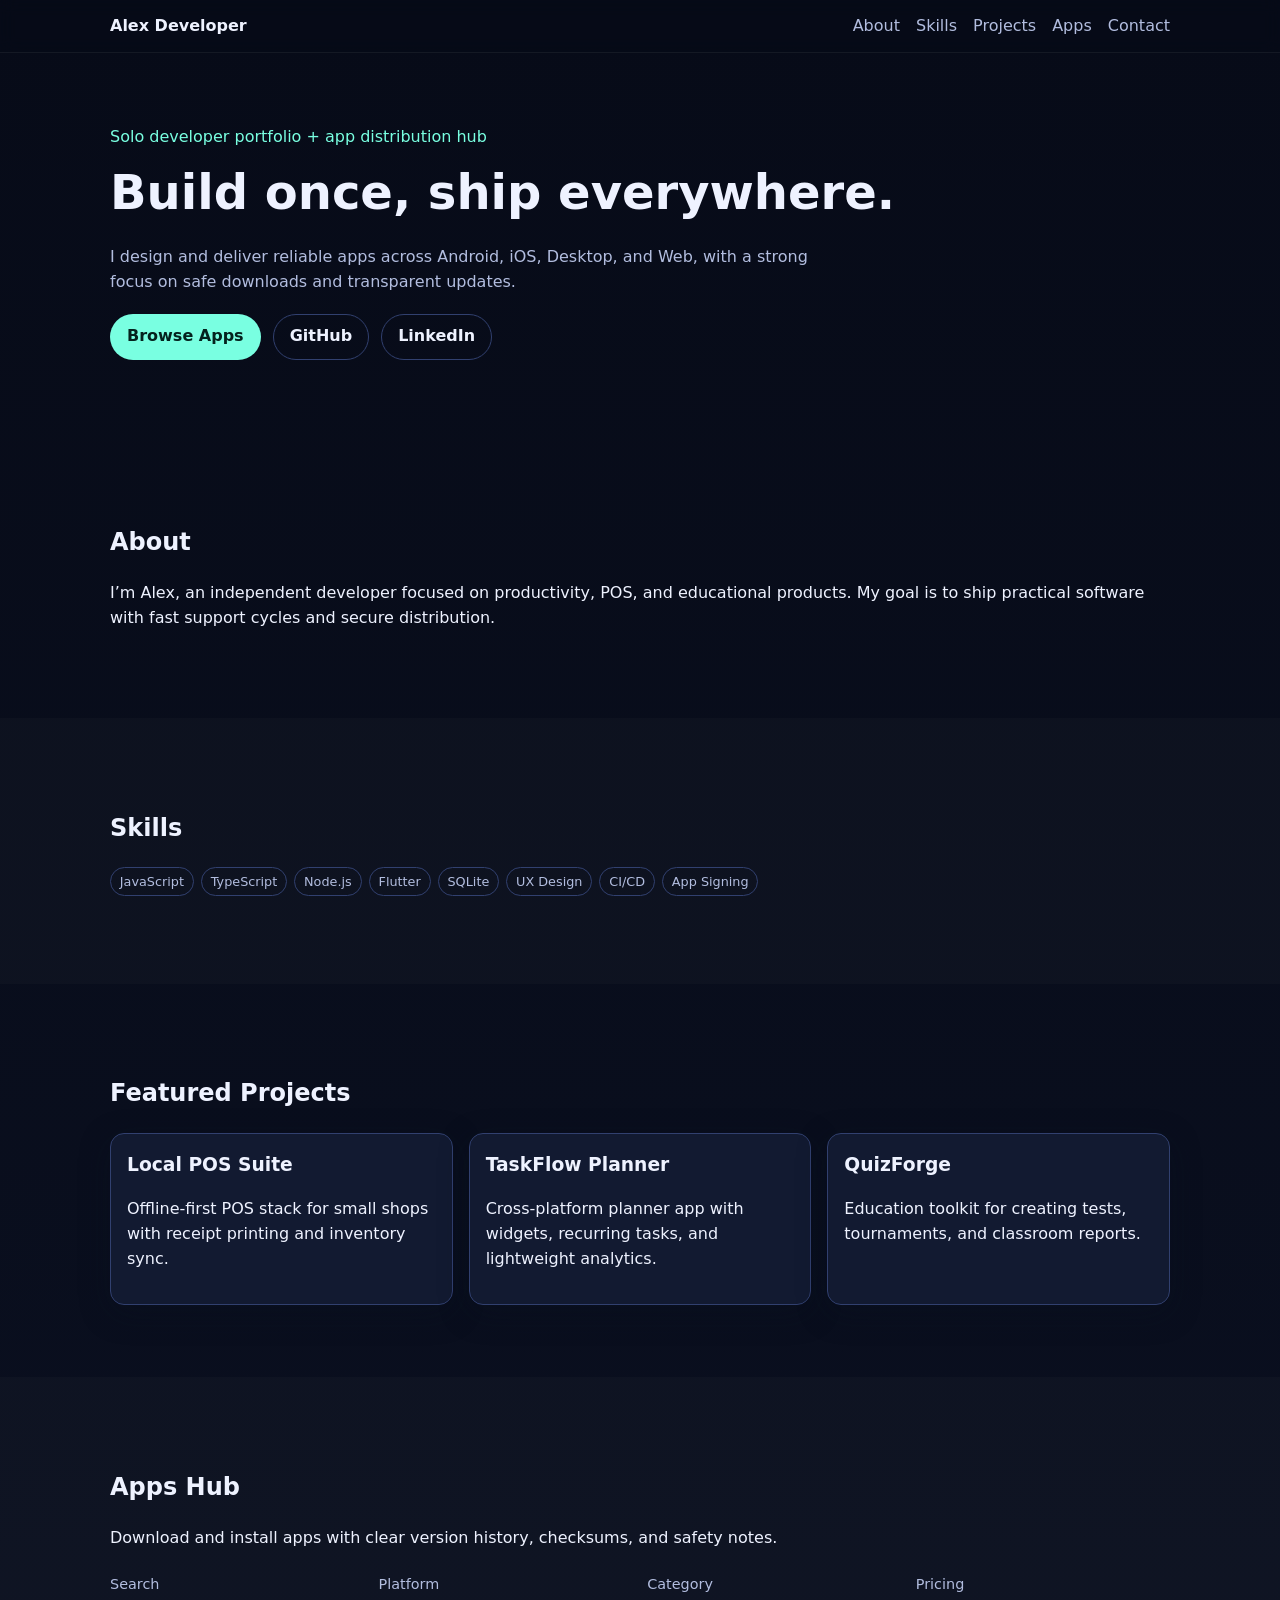
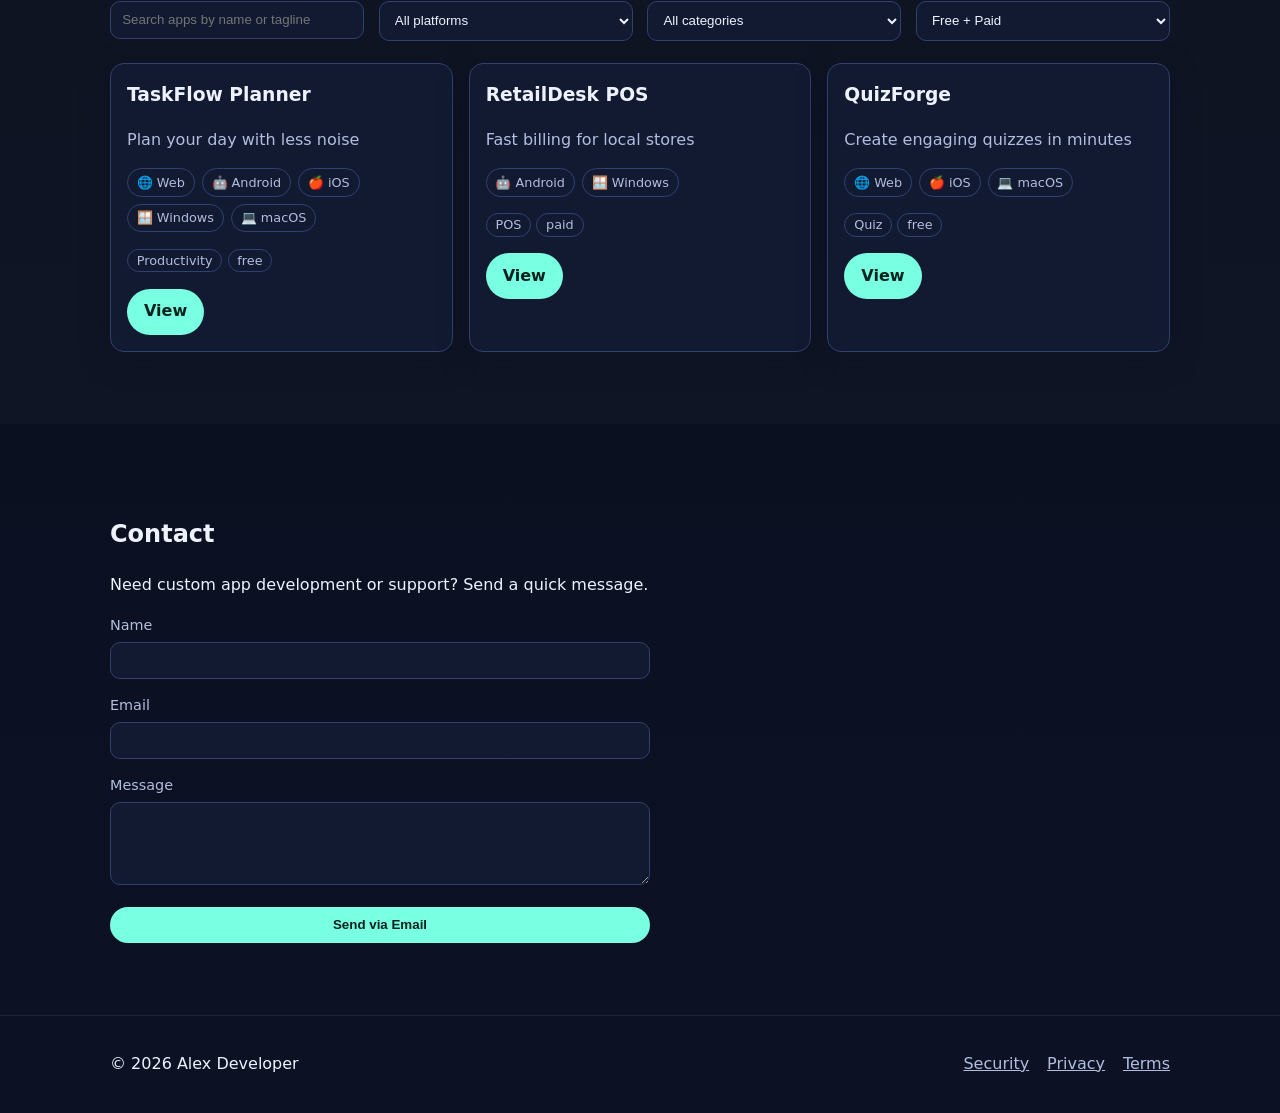
<file: index.html>
<!doctype html>
<html lang="en">
<head>
  <meta charset="UTF-8" />
  <meta name="viewport" content="width=device-width, initial-scale=1.0" />
  <meta name="description" content="Developer App Hub - portfolio and safe app distribution for cross-platform apps." />
  <title>Developer App Hub</title>
  <link rel="stylesheet" href="styles.css" />
</head>
<body data-page="home">
  <a class="skip-link" href="#main">Skip to content</a>
  <header class="site-header">
    <div class="container nav-wrap">
      <a class="brand" href="index.html">Alex Developer</a>
      <nav aria-label="Main navigation">
        <ul class="nav-list">
          <li><a href="#about">About</a></li>
          <li><a href="#skills">Skills</a></li>
          <li><a href="#projects">Projects</a></li>
          <li><a href="#apps">Apps</a></li>
          <li><a href="#contact">Contact</a></li>
        </ul>
      </nav>
    </div>
  </header>

  <main id="main">
    <section class="hero section">
      <div class="container">
        <p class="eyebrow">Solo developer portfolio + app distribution hub</p>
        <h1>Build once, ship everywhere.</h1>
        <p class="lead">I design and deliver reliable apps across Android, iOS, Desktop, and Web, with a strong focus on safe downloads and transparent updates.</p>
        <div class="hero-links">
          <a class="btn btn-primary" href="#apps">Browse Apps</a>
          <a class="btn btn-secondary" href="https://github.com/your-profile" target="_blank" rel="noopener noreferrer">GitHub</a>
          <a class="btn btn-secondary" href="https://linkedin.com/in/your-profile" target="_blank" rel="noopener noreferrer">LinkedIn</a>
        </div>
      </div>
    </section>

    <section id="about" class="section">
      <div class="container">
        <h2>About</h2>
        <p>I’m Alex, an independent developer focused on productivity, POS, and educational products. My goal is to ship practical software with fast support cycles and secure distribution.</p>
      </div>
    </section>

    <section id="skills" class="section muted">
      <div class="container">
        <h2>Skills</h2>
        <ul class="chip-list">
          <li>JavaScript</li>
          <li>TypeScript</li>
          <li>Node.js</li>
          <li>Flutter</li>
          <li>SQLite</li>
          <li>UX Design</li>
          <li>CI/CD</li>
          <li>App Signing</li>
        </ul>
      </div>
    </section>

    <section id="projects" class="section">
      <div class="container">
        <h2>Featured Projects</h2>
        <div class="project-grid">
          <article class="card">
            <h3>Local POS Suite</h3>
            <p>Offline-first POS stack for small shops with receipt printing and inventory sync.</p>
          </article>
          <article class="card">
            <h3>TaskFlow Planner</h3>
            <p>Cross-platform planner app with widgets, recurring tasks, and lightweight analytics.</p>
          </article>
          <article class="card">
            <h3>QuizForge</h3>
            <p>Education toolkit for creating tests, tournaments, and classroom reports.</p>
          </article>
        </div>
      </div>
    </section>

    <section id="apps" class="section muted">
      <div class="container">
        <h2>Apps Hub</h2>
        <p>Download and install apps with clear version history, checksums, and safety notes.</p>

        <form class="filters" aria-label="App filters">
          <label>
            <span>Search</span>
            <input type="search" id="searchInput" placeholder="Search apps by name or tagline" />
          </label>
          <label>
            <span>Platform</span>
            <select id="platformFilter">
              <option value="all">All platforms</option>
              <option value="webUrl">Web</option>
              <option value="androidApkUrl">Android</option>
              <option value="iosUrl">iOS</option>
              <option value="windowsUrl">Windows</option>
              <option value="macUrl">macOS</option>
            </select>
          </label>
          <label>
            <span>Category</span>
            <select id="categoryFilter">
              <option value="all">All categories</option>
            </select>
          </label>
          <label>
            <span>Pricing</span>
            <select id="pricingFilter">
              <option value="all">Free + Paid</option>
              <option value="free">Free</option>
              <option value="paid">Paid</option>
            </select>
          </label>
        </form>

        <div id="appsGrid" class="apps-grid" aria-live="polite"></div>
      </div>
    </section>

    <section id="contact" class="section">
      <div class="container">
        <h2>Contact</h2>
        <p>Need custom app development or support? Send a quick message.</p>
        <form class="contact-form" action="mailto:you@example.com" method="post" enctype="text/plain">
          <label>
            <span>Name</span>
            <input name="name" type="text" required />
          </label>
          <label>
            <span>Email</span>
            <input name="email" type="email" required />
          </label>
          <label>
            <span>Message</span>
            <textarea name="message" rows="4" required></textarea>
          </label>
          <button class="btn btn-primary" type="submit">Send via Email</button>
        </form>
      </div>
    </section>
  </main>

  <footer class="site-footer">
    <div class="container footer-wrap">
      <p>© <span id="year"></span> Alex Developer</p>
      <div>
        <a href="security.html">Security</a>
        <a href="privacy.html">Privacy</a>
        <a href="terms.html">Terms</a>
      </div>
    </div>
  </footer>

  <script src="app.js" defer></script>
</body>
</html>
</file>
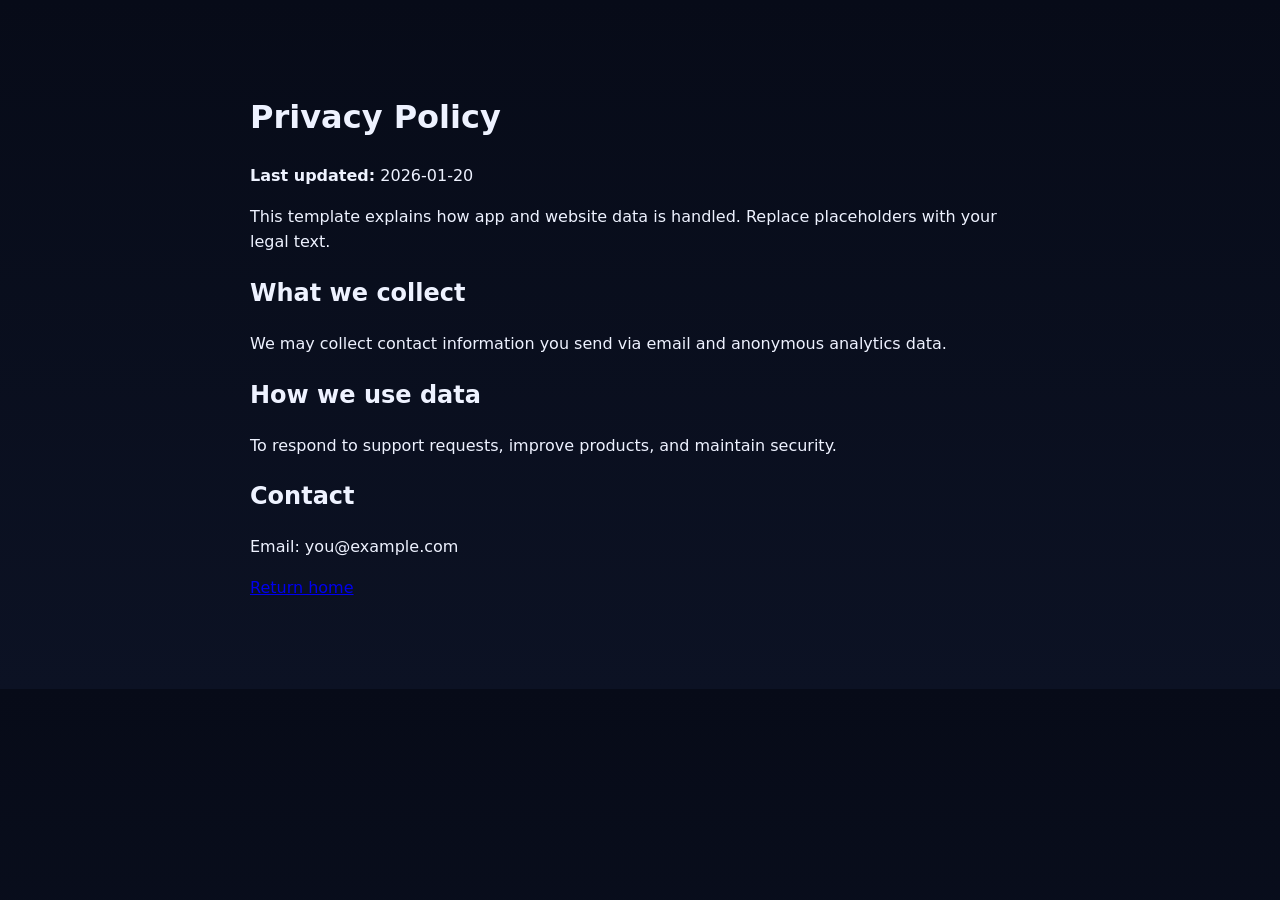
<file: privacy.html>
<!doctype html>
<html lang="en">
<head>
  <meta charset="UTF-8" />
  <meta name="viewport" content="width=device-width, initial-scale=1.0" />
  <title>Privacy Policy | Developer App Hub</title>
  <link rel="stylesheet" href="styles.css" />
</head>
<body>
  <main class="section">
    <div class="container prose">
      <h1>Privacy Policy</h1>
      <p><strong>Last updated:</strong> 2026-01-20</p>
      <p>This template explains how app and website data is handled. Replace placeholders with your legal text.</p>
      <h2>What we collect</h2>
      <p>We may collect contact information you send via email and anonymous analytics data.</p>
      <h2>How we use data</h2>
      <p>To respond to support requests, improve products, and maintain security.</p>
      <h2>Contact</h2>
      <p>Email: you@example.com</p>
      <p><a href="index.html">Return home</a></p>
    </div>
  </main>
</body>
</html>
</file>
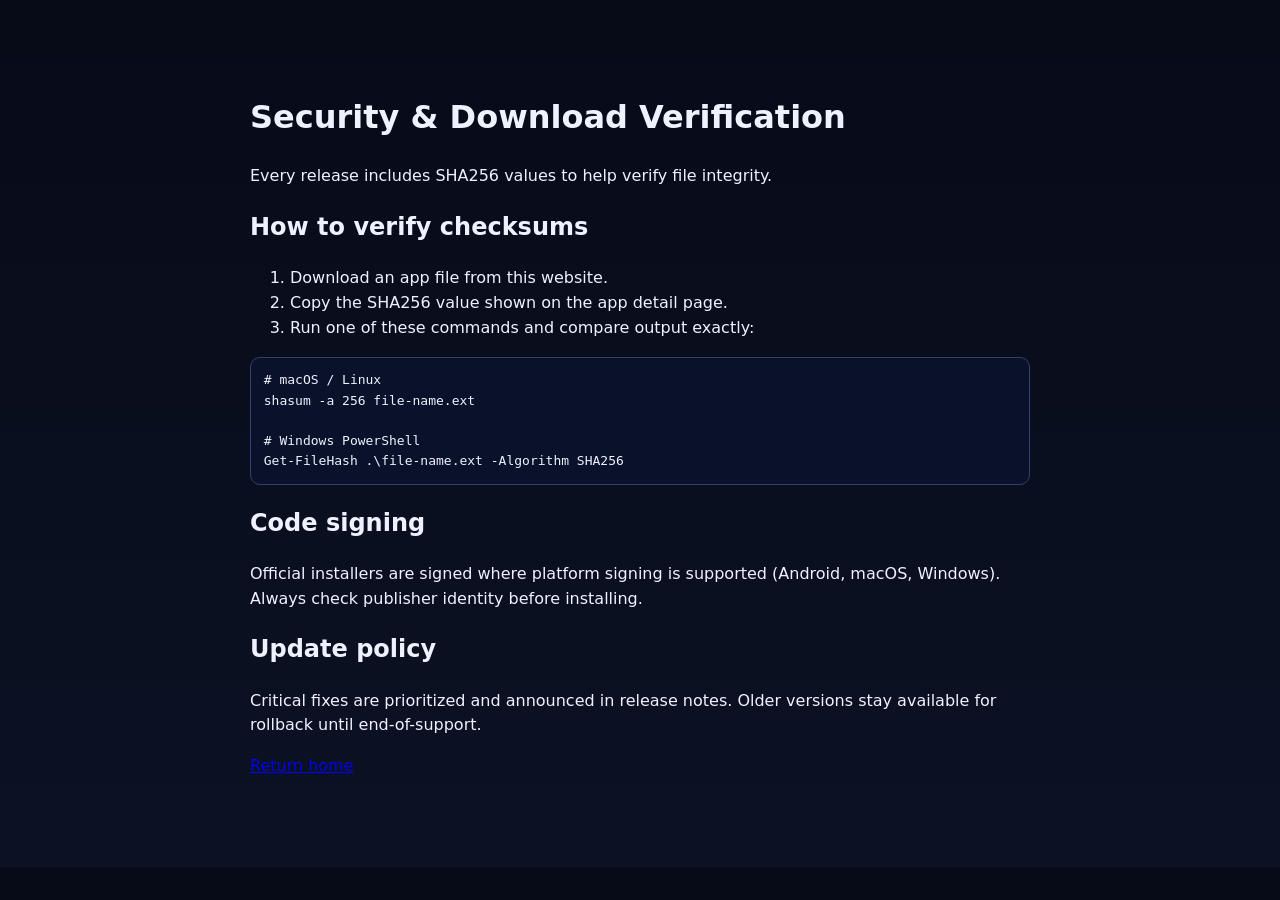
<file: security.html>
<!doctype html>
<html lang="en">
<head>
  <meta charset="UTF-8" />
  <meta name="viewport" content="width=device-width, initial-scale=1.0" />
  <title>Security & Verification | Developer App Hub</title>
  <link rel="stylesheet" href="styles.css" />
</head>
<body>
  <main class="section">
    <div class="container prose">
      <h1>Security & Download Verification</h1>
      <p>Every release includes SHA256 values to help verify file integrity.</p>

      <h2>How to verify checksums</h2>
      <ol>
        <li>Download an app file from this website.</li>
        <li>Copy the SHA256 value shown on the app detail page.</li>
        <li>Run one of these commands and compare output exactly:</li>
      </ol>
      <pre><code># macOS / Linux
shasum -a 256 file-name.ext

# Windows PowerShell
Get-FileHash .\file-name.ext -Algorithm SHA256</code></pre>

      <h2>Code signing</h2>
      <p>Official installers are signed where platform signing is supported (Android, macOS, Windows). Always check publisher identity before installing.</p>

      <h2>Update policy</h2>
      <p>Critical fixes are prioritized and announced in release notes. Older versions stay available for rollback until end-of-support.</p>

      <p><a href="index.html">Return home</a></p>
    </div>
  </main>
</body>
</html>
</file>
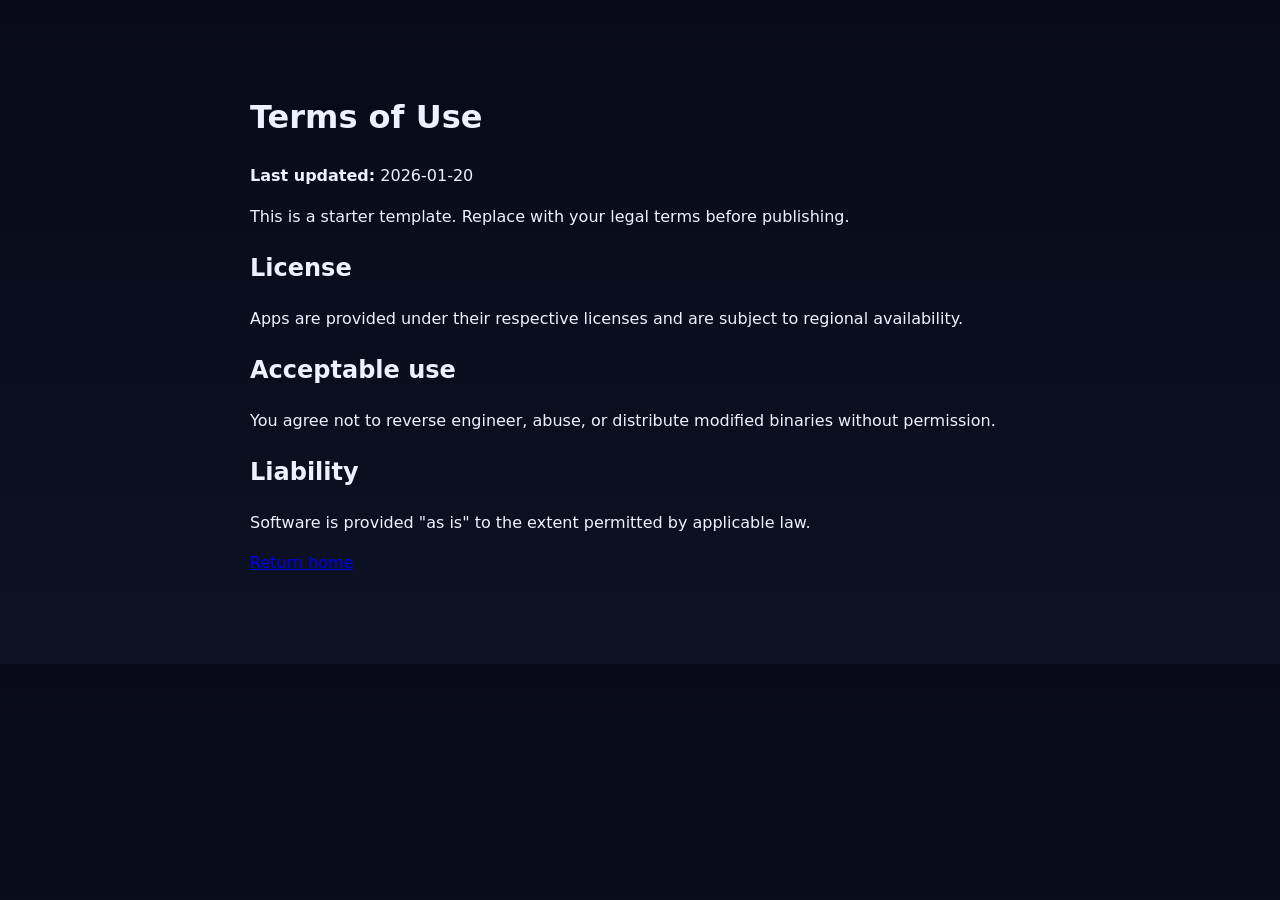
<file: terms.html>
<!doctype html>
<html lang="en">
<head>
  <meta charset="UTF-8" />
  <meta name="viewport" content="width=device-width, initial-scale=1.0" />
  <title>Terms of Use | Developer App Hub</title>
  <link rel="stylesheet" href="styles.css" />
</head>
<body>
  <main class="section">
    <div class="container prose">
      <h1>Terms of Use</h1>
      <p><strong>Last updated:</strong> 2026-01-20</p>
      <p>This is a starter template. Replace with your legal terms before publishing.</p>
      <h2>License</h2>
      <p>Apps are provided under their respective licenses and are subject to regional availability.</p>
      <h2>Acceptable use</h2>
      <p>You agree not to reverse engineer, abuse, or distribute modified binaries without permission.</p>
      <h2>Liability</h2>
      <p>Software is provided "as is" to the extent permitted by applicable law.</p>
      <p><a href="index.html">Return home</a></p>
    </div>
  </main>
</body>
</html>
</file>
<file: styles.css>
:root {
  --bg: #0b1020;
  --surface: #121a31;
  --surface-2: #1b2442;
  --text: #eef2ff;
  --text-muted: #b2bddf;
  --brand: #79ffe1;
  --brand-dark: #0f766e;
  --border: #31406f;
  --danger: #fda4af;
  --radius: 14px;
  --shadow: 0 8px 30px rgba(10, 16, 32, 0.35);
}

* { box-sizing: border-box; }
html { scroll-behavior: smooth; }
body {
  margin: 0;
  font-family: Inter, ui-sans-serif, system-ui, -apple-system, Segoe UI, Roboto, sans-serif;
  color: var(--text);
  background: linear-gradient(180deg, #070b18 0%, #0c1224 100%);
  line-height: 1.55;
}

.skip-link {
  position: absolute;
  left: -1000px;
  top: 10px;
  background: #fff;
  color: #000;
  padding: 0.5rem 0.75rem;
}
.skip-link:focus { left: 10px; }

.container { width: min(1060px, 92%); margin-inline: auto; }
.section { padding: 4.5rem 0; }
.muted { background: rgba(255, 255, 255, 0.02); }

.site-header {
  position: sticky;
  top: 0;
  z-index: 30;
  backdrop-filter: blur(8px);
  background: rgba(7, 11, 24, 0.7);
  border-bottom: 1px solid rgba(255,255,255,0.06);
}
.nav-wrap { display: flex; justify-content: space-between; align-items: center; padding: 0.85rem 0; gap: 1rem; }
.brand { color: var(--text); font-weight: 700; text-decoration: none; }
.nav-list { list-style: none; display: flex; gap: 1rem; margin: 0; padding: 0; flex-wrap: wrap; }
.nav-list a { color: var(--text-muted); text-decoration: none; }
.nav-list a:hover, .nav-list a:focus-visible { color: var(--brand); }

.hero h1 { font-size: clamp(2rem, 5vw, 3rem); margin: 0.3rem 0 1rem; }
.eyebrow { color: var(--brand); margin: 0; }
.lead { max-width: 70ch; color: var(--text-muted); }
.hero-links { display: flex; flex-wrap: wrap; gap: 0.75rem; margin-top: 1.2rem; }

.btn {
  display: inline-flex;
  align-items: center;
  justify-content: center;
  border-radius: 999px;
  border: 1px solid transparent;
  padding: 0.6rem 1rem;
  font-weight: 600;
  text-decoration: none;
  cursor: pointer;
}
.btn-primary { background: var(--brand); color: #04221d; }
.btn-primary:hover { background: #66ebce; }
.btn-secondary { background: transparent; color: var(--text); border-color: var(--border); }
.btn-secondary:hover { border-color: var(--brand); color: var(--brand); }
.btn[disabled], .btn.disabled { opacity: 0.55; pointer-events: none; }

.filters {
  display: grid;
  grid-template-columns: repeat(auto-fit, minmax(160px, 1fr));
  gap: 0.9rem;
  margin: 1.4rem 0;
}
label span { display: block; margin-bottom: 0.35rem; color: var(--text-muted); font-size: 0.9rem; }
input, select, textarea {
  width: 100%;
  background: var(--surface);
  border: 1px solid var(--border);
  color: var(--text);
  border-radius: 10px;
  padding: 0.65rem 0.7rem;
}

.apps-grid, .project-grid {
  display: grid;
  grid-template-columns: repeat(auto-fit, minmax(220px, 1fr));
  gap: 1rem;
}

.card {
  background: var(--surface);
  border: 1px solid var(--border);
  border-radius: var(--radius);
  padding: 1rem;
  box-shadow: var(--shadow);
}
.card h3 { margin-top: 0; }
.tagline { color: var(--text-muted); margin-top: 0; }
.badges, .chip-list { display: flex; flex-wrap: wrap; gap: 0.45rem; padding: 0; list-style: none; }
.badge, .chip-list li {
  font-size: 0.8rem;
  border: 1px solid var(--border);
  border-radius: 999px;
  padding: 0.2rem 0.55rem;
  color: var(--text-muted);
}

.contact-form { max-width: 540px; display: grid; gap: 0.9rem; }
.site-footer { border-top: 1px solid rgba(255,255,255,0.08); padding: 1.25rem 0; }
.footer-wrap { display: flex; justify-content: space-between; align-items: center; gap: 0.6rem; flex-wrap: wrap; }
.footer-wrap a { color: var(--text-muted); margin-left: 0.8rem; }

.app-header { display: flex; flex-wrap: wrap; justify-content: space-between; gap: 1rem; }
.app-meta { color: var(--text-muted); font-size: 0.95rem; }
.recommend { border-color: var(--brand); box-shadow: 0 0 0 2px rgba(121,255,225,0.25); }
.platform-buttons { display: flex; flex-wrap: wrap; gap: 0.6rem; margin-block: 1rem; }

.carousel {
  position: relative;
  overflow: hidden;
  border-radius: var(--radius);
  border: 1px solid var(--border);
  background: var(--surface);
  min-height: 180px;
  display: flex;
  align-items: center;
  justify-content: center;
}
.carousel img { max-width: 100%; max-height: 280px; object-fit: cover; }
.carousel-controls { display: flex; gap: 0.6rem; margin-top: 0.7rem; }

.download-section {
  margin-top: 1.4rem;
  border-top: 1px solid var(--border);
  padding-top: 1rem;
}
.asset-list { display: grid; gap: 0.6rem; }
.asset-item { background: var(--surface-2); padding: 0.8rem; border-radius: 10px; border: 1px solid var(--border); }
.asset-item p { margin: 0.25rem 0; color: var(--text-muted); }

.modal {
  position: fixed;
  inset: 0;
  display: none;
  align-items: center;
  justify-content: center;
  background: rgba(1, 2, 10, 0.68);
  padding: 1rem;
}
.modal.open { display: flex; }
.modal-content { width: min(620px, 100%); background: var(--surface); border: 1px solid var(--border); border-radius: var(--radius); padding: 1rem; position: relative; }
.modal-close { position: absolute; top: 0.5rem; right: 0.6rem; font-size: 1.4rem; background: none; border: 0; color: var(--text); cursor: pointer; }

.prose { max-width: 780px; }
pre { overflow: auto; background: #0a122b; border: 1px solid var(--border); padding: 0.8rem; border-radius: 10px; }

@media (max-width: 640px) {
  .nav-list { gap: 0.6rem; font-size: 0.92rem; }
}
</file>
